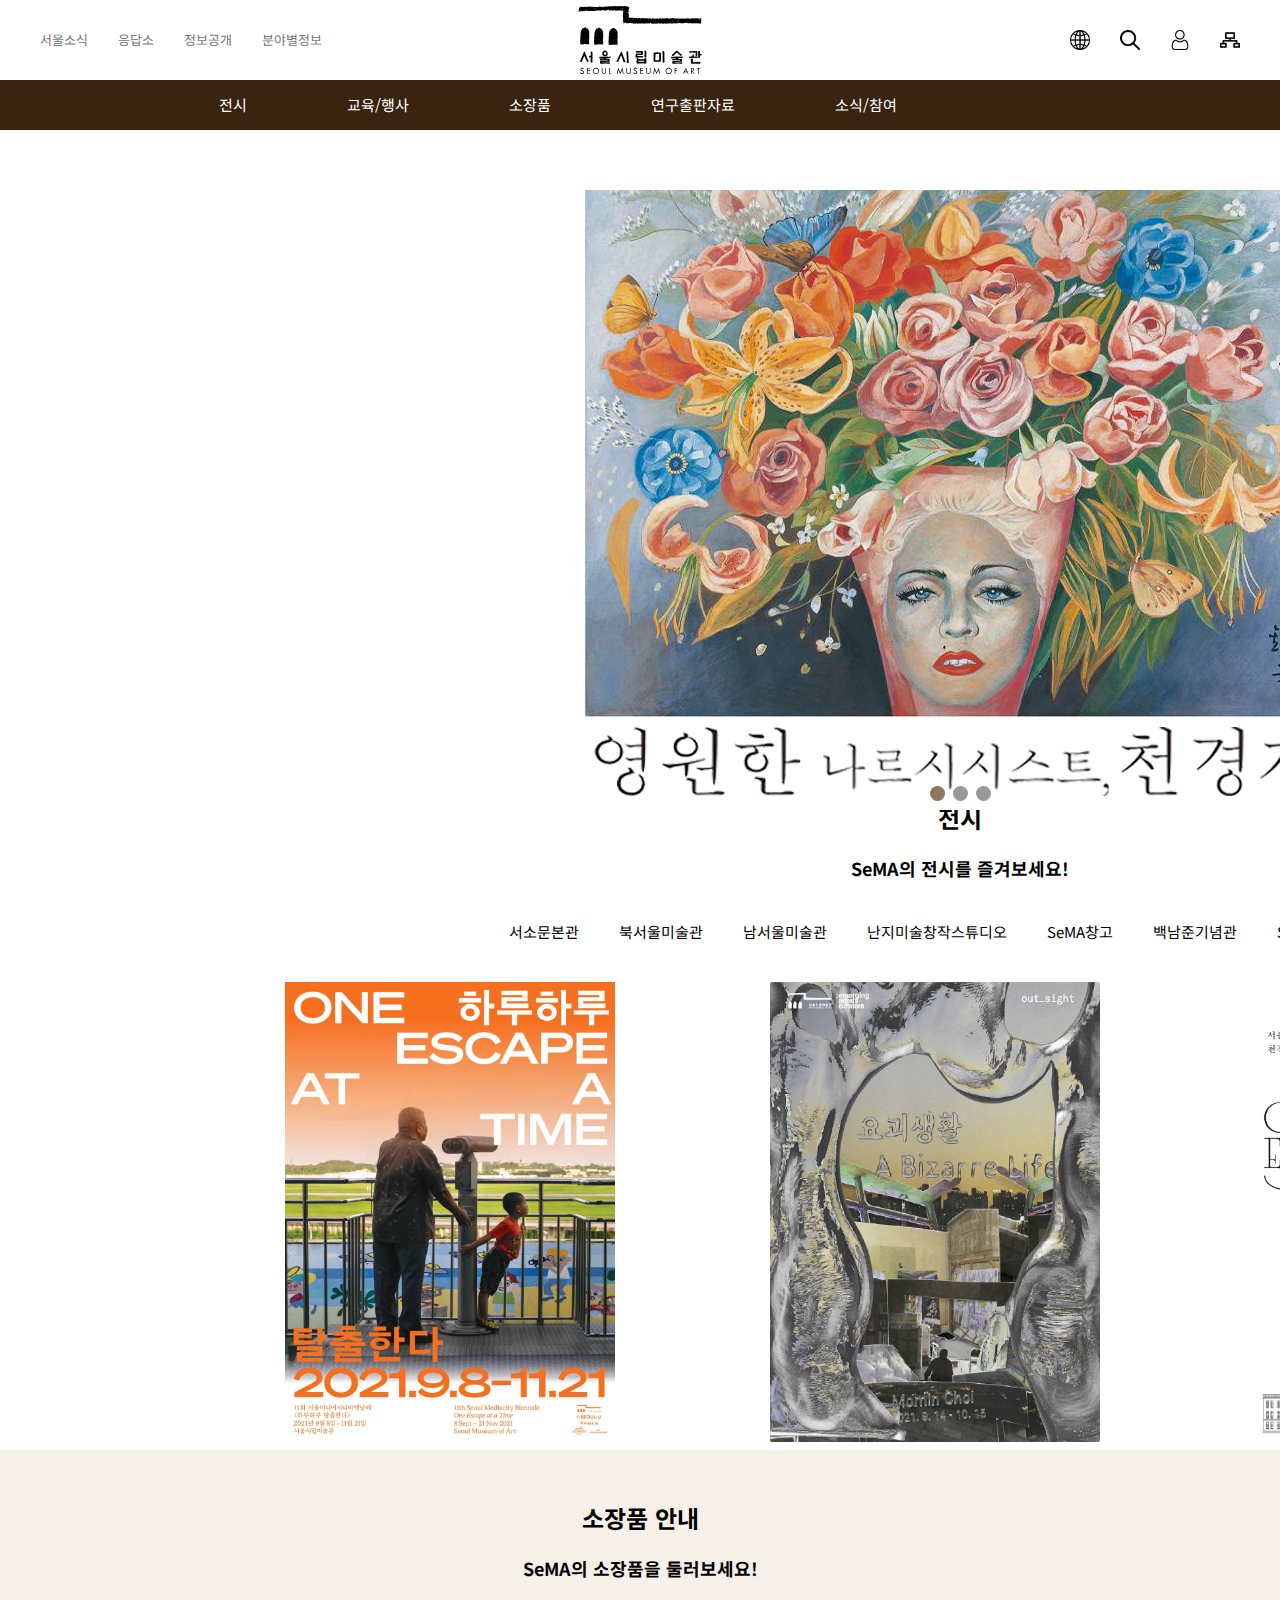
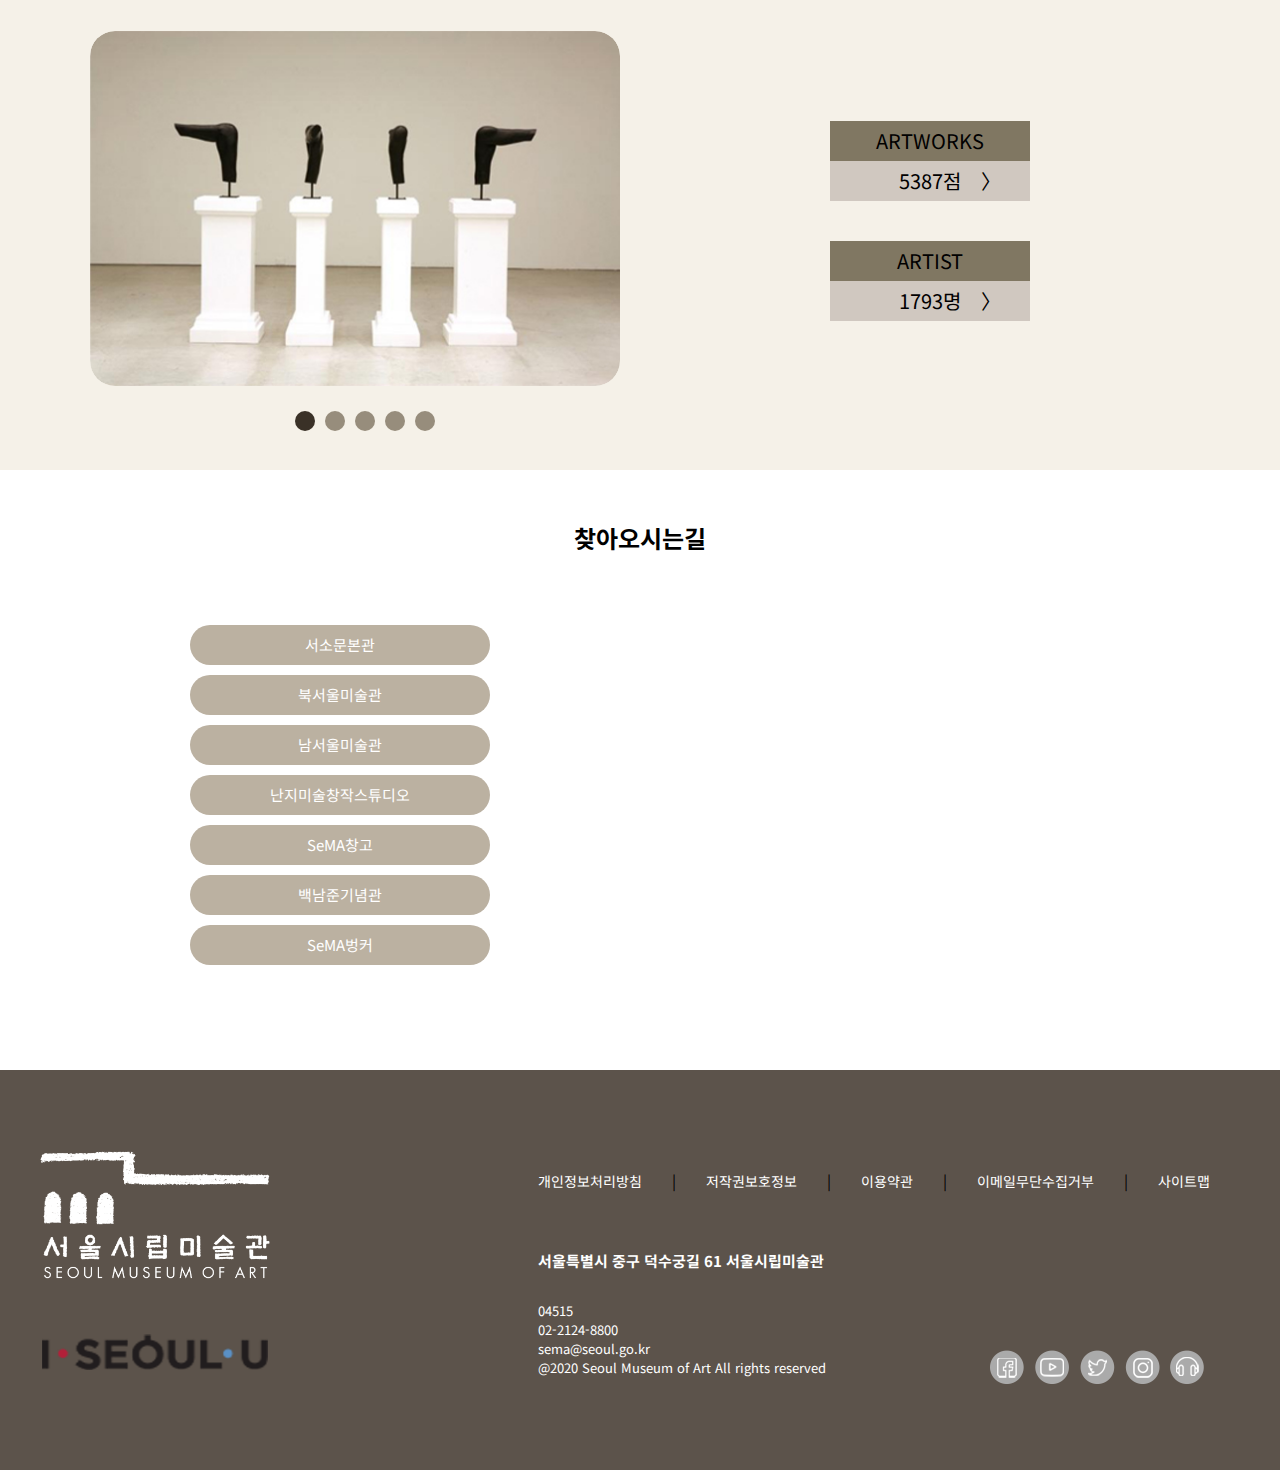
<file: index.html>
<!doctype html>
<html lang="ko">
<head>
<meta charset="utf-8">
    <meta name="naver-site-verification" content="fbfd24a7ed29cca01e406689ef6d0cd010981d60"/>

<title>서울 시립 미술관 하혜정 포트폴리오</title>
    <link href="css/sema.css" type="text/css" rel="stylesheet">
    <link rel="shortcut icon" type="image/x-icon" href="semaa.png">
    <link rel="stylesheet" href="swiper.min.css">
    <script src="swiper.min.js"></script>
    <script src="jquery-3.3.1.min.js" type="text/javascript"></script>
    
    
   
</head>


<body>
    <div id="skip"><a href="#main">본문바로가기</a></div>
   
    <div id="header" class="fix">
        <div id="header_wrap">
            <div class="gnb">  
                <ul>
                    <li><a href="#">서울소식</a></li>
                    <li><a href="#">응답소</a></li>
                    <li><a href="#">정보공개</a></li>
                    <li><a href="#">분야별정보 </a></li>
                </ul>
            </div>

            <h1>
                <a href="index.html"><img src="img/footer_logo_v1.svg" alt="로고"></a>
            </h1>

            <div class="icon">
                <ul>
                    <li><a href="#"><img src="img/global.png" alt="언어"></a></li>
                    <li><a href="#"><img src="img/search.png" alt="검색"></a></li>
                    <li><a href="test (1)/login_form.php"><img src="img/user.png" alt="사용자"></a></li>
                    <li><a href="#"><img src="img/site-map.png" alt="사이트맵"></a></li>
                </ul>
            </div>

            <div class="nav">
                <ul>
                    <li><a href="#">전시</a></li>
                    <li><a href="#">교육/행사</a></li>
                    <li><a href="#">소장품</a></li>
                    <li><a href="#">연구출판자료</a></li>
                    <li><a href="#">소식/참여</a></li>
                    <li><a href="#">SeMA소개</a></li>
                </ul>  
            </div>
        </div> 
    </div>

    <div id="main">
        <div class="swiper-container">
            <ul class="swiper-wrapper">
                <li class="swiper-slide slide1"><!--백그라운드 이미지--></li>
				<li class="swiper-slide slide2"><!--백그라운드 이미지--></li>
				<li class="swiper-slide slide3"><!--백그라운드 이미지--></li>	
            </ul>
            <div class="swiper-pagination">
            </div>
        </div>
    </div>
    
    <div id="exhibition">
        <h3>전시</h3>
        <h4>SeMA의 전시를 즐겨보세요!</h4>
        <ul class="museum">
            <li><a href="#">서소문본관</a></li>
            <li><a href="#">북서울미술관</a></li>
            <li><a href="#">남서울미술관</a></li>
            <li><a href="#">난지미술창작스튜디오</a></li>
            <li><a href="#">SeMA창고</a></li>
            <li><a href="#">백남준기념관</a></li>
            <li><a href="#">SeMA벙커</a></li>
        </ul>
        <ul class="ex">
            <li><a href="#"><img src="img/본 하루하루.png" alt="하루하루"></a></li>
            <li><a href="#"><img src="img/본 요괴생활.png" alt="요괴생활"></a></li>
            <li><a href="#"><img src="img/본 영원한나르시스트.png" alt="나르시시스"></a></li>
        </ul>
    </div>
    
    <div id="art">
        <h3>소장품 안내</h3>
        <h4>SeMA의 소장품을 둘러보세요!</h4>
        <div class="arts">    
            <div class="m">
                <ul class="art">
                    <li><a href="#"><img src="img/소장품.jpg" alt="art"></a></li>
                    <li><a href="#"><img src="img/2.jpg" alt="art"></a></li>
                    <li><a href="#"><img src="img/소장품3.jpg" alt="art"></a></li>
                    <li><a href="#"><img src="img/소장품4.jpg" alt="art"></a></li>
                    <li><a href="#"><img src="img/소장품5.jpg" alt="art"></a></li>
                </ul>
            </div>
            <div class="artright">
                <div class="artr1">ARTWORKS</div>
                <div class="artr2">　　5387점　〉</div>
                <div class="artr1">ARTIST</div>
                <div class="artr2">　　1793명　〉 </div>
            </div>
        </div>
        <div class="dots">
            <span onClick="dot(0)"></span>
            <span onClick="dot(1)"></span>
            <span onClick="dot(2)"></span>
            <span onClick="dot(3)"></span>
            <span onClick="dot(4)"></span>
        </div>
    </div>
    
    
    <div id ="map">
        <h3>찾아오시는길</h3>
        <ul class="buttons">
            <li>
                <a href="#">서소문본관
                <iframe src="https://www.google.com/maps/embed?pb=!1m18!1m12!1m3!1d3162.6095086649634!2d126.97248165114637!3d37.564262879699164!2m3!1f0!2f0!3f0!3m2!1i1024!2i768!4f13.1!3m3!1m2!1s0x357ca3be9d72f9ed%3A0x64c21998a7b2fdaf!2z7ISc7Jq4IOyLnOumvSDrr7jsiKDqtIAgKFNlTUEgLSBTZW91bCBNdXNldW0gb2YgQXJ0KQ!5e0!3m2!1sko!2skr!4v1636095181859!5m2!1sko!2skr"  style="border:0;" allowfullscreen="" loading="lazy"></iframe></a>
            </li>
            <li>
                <a href="#">북서울미술관
                <iframe  src="https://www.google.com/maps/embed?pb=!1m18!1m12!1m3!1d3159.3672717112354!2d127.0644346407212!3d37.64056864385287!2m3!1f0!2f0!3f0!3m2!1i1024!2i768!4f13.1!3m3!1m2!1s0x357cb966a76412db%3A0xfccec91fd8acf814!2z7ISc7Jq47Iuc66a967aB7ISc7Jq466-47Iig6rSA!5e0!3m2!1sko!2skr!4v1639376664490!5m2!1sko!2skr" width="600" height="450" style="border:0;" allowfullscreen="" loading="lazy"></iframe></a>
                    
            </li>
            <li>
                <a href="#">남서울미술관
                <iframe src="https://www.google.com/maps/embed?pb=!1m18!1m12!1m3!1d3166.347064662366!2d126.97740511546678!3d37.476135537057495!2m3!1f0!2f0!3f0!3m2!1i1024!2i768!4f13.1!3m3!1m2!1s0x357ca0491efcc6ff%3A0xc78b1c8365ead46d!2z7ISc7Jq47Iuc66a964Ko7ISc7Jq466-47Iig6rSA!5e0!3m2!1sko!2skr!4v1639986672039!5m2!1sko!2skr" width="600" height="450" style="border:0;" allowfullscreen="" loading="lazy"></iframe></a>
            </li>
            <li >
                <a href="#">난지미술창작스튜디오
                <iframe src="https://www.google.com/maps/embed?pb=!1m18!1m12!1m3!1d3162.4069846553143!2d126.87633471546879!3d37.56903313174241!2m3!1f0!2f0!3f0!3m2!1i1024!2i768!4f13.1!3m3!1m2!1s0x357c995b4ade1063%3A0xfbb75d8a66595165!2z64Kc7KeA66-47Iig7LC97J6R7Iqk7Yqc65SU7Jik!5e0!3m2!1sko!2skr!4v1639986730309!5m2!1sko!2skr" width="600" height="450" style="border:0;" allowfullscreen="" loading="lazy">
            </iframe></a>
            </li>
            <li>
                <a href="#">SeMA창고
                <iframe src="https://www.google.com/maps/embed?pb=!1m18!1m12!1m3!1d3160.6980935560314!2d126.93208081546969!3d37.609263829437324!2m3!1f0!2f0!3f0!3m2!1i1024!2i768!4f13.1!3m3!1m2!1s0x357c981fc3893227%3A0xb75b2295e56e6a33!2zU2VNQSDssL3qs6A!5e0!3m2!1sko!2skr!4v1639986765081!5m2!1sko!2skr" width="600" height="450" style="border:0;" allowfullscreen="" loading="lazy"></iframe></a>
            </li>
            <li>
                <a href="#">백남준기념관
                <iframe   src="https://www.google.com/maps/embed?pb=!1m18!1m12!1m3!1d3162.237922336661!2d127.0115598154689!3d37.57301483151432!2m3!1f0!2f0!3f0!3m2!1i1024!2i768!4f13.1!3m3!1m2!1s0x357ca3374824334b%3A0x25671e914ccbfd22!2z67Cx64Ko7KSA6riw64WQ6rSA!5e0!3m2!1sko!2skr!4v1639986780695!5m2!1sko!2skr" width="600" height="450" style="border:0;" allowfullscreen="" loading="lazy"></iframe></a>
            </li>
            <li>
                <a href="#">SeMA벙커
                <iframe  src="https://www.google.com/maps/embed?pb=!1m18!1m12!1m3!1d3164.257709034704!2d126.92201881546782!3d37.52542193423902!2m3!1f0!2f0!3f0!3m2!1i1024!2i768!4f13.1!3m3!1m2!1s0x357c9f3c85fd7011%3A0xd31654969e18fa2a!2z7ISc7Jq47Iuc66a966-47Iig6rSAIOuymey7pA!5e0!3m2!1sko!2skr!4v1639986801670!5m2!1sko!2skr" width="600" height="450" style="border:0;" allowfullscreen="" loading="lazy"></iframe></a>
            </li>
        </ul>
        
        <div class="maps">
            <iframe class="map" src="https://www.google.com/maps/embed?pb=!1m18!1m12!1m3!1d3162.6095086649634!2d126.97248165114637!3d37.564262879699164!2m3!1f0!2f0!3f0!3m2!1i1024!2i768!4f13.1!3m3!1m2!1s0x357ca3be9d72f9ed%3A0x64c21998a7b2fdaf!2z7ISc7Jq4IOyLnOumvSDrr7jsiKDqtIAgKFNlTUEgLSBTZW91bCBNdXNldW0gb2YgQXJ0KQ!5e0!3m2!1sko!2skr!4v1636095181859!5m2!1sko!2skr" width:500px;height: 350px; style="border:0;" allowfullscreen="" loading="lazy"></iframe>
            
           
        </div>
    
    </div>
   
    

    <div id="footer">
        <div class=" inner">
            <div class="left">
                <p class="a1"><a href="#"><img src="img/sema로고.png" alt="로고"></a></p>
                <p class="a2"><a href="#"><img src="img/로고2.png" alt="아이서울유"></a></p>
            </div>
            <div class="right">
                <ul class="clear">
                    <li><a href="#">개인정보처리방침</a></li>
                    <li><a href="#">저작권보호정보</a></li>
                    <li><a href="#">이용약관</a></li>
                    <li><a href="#">이메일무단수집거부</a></li>
                    <li><a href="#">사이트맵</a></li>
                </ul>
                <div class="sema">
                    <address><b>서울특별시 중구 덕수궁길 61 서울시립미술관</b></address>
                    <p>04515</p>
                    <p>02-2124-8800</p>
                    <p>sema@seoul.go.kr</p>
                    <p>@2020 Seoul Museum of Art All rights reserved</p>
                </div>

                <ul class="ficons">
                    <li><a href="#"><img src="img/icon_facebook.png" alt="페이스북"></a></li>
                    <li><a href="#"><img src="img/icon_youtube.png" alt="유튜브"></a></li>
                    <li><a href="#"><img src="img/icon_twitter.png" alt="트위터"></a></li>
                    <li><a href="#"><img src="img/icon_instagram.png" alt="인스타그램"></a></li>
                    <li><a href="#"><img src="img/icon_audio.png" alt="오디오"></a></li>
                </ul>
            </div>
        </div>

    </div>
       
</body>	
    
    <script> //만약 헤드에 들어가면 식이 하나 더 들어감. 자바스크립트 식. 자바스크립트는 내부로도 많이 함. 
		var swiper = new Swiper('.swiper-container', {
            autoplay: {
                delay: 5000,	// 자동으로 화면 전환 2초
                disableOnInteraction: false	// 손님이 넘길 때는 오토플레이 정지
            },
            slidesPerView: 1,	// 화면에 보여주는 이미지 개수
            loop: true,	// 무한 루프 적용
            pagination: {	// 하단에 점 표시 적용
                el: '.swiper-pagination',
                clickable: true,
            },
			effect: 'slide', // slide, fade, cube, coverflow, flip
			speed: 1000
        });
        
        $(".buttons li").click(function(){
            $(".maps>iframe").attr("src",$(this).find("iframe").attr("src"));
            return false;
        });
        
        
        const copy = $(".art li");
		$(copy).clone().appendTo(".art");
		$(copy).clone().appendTo(".art");
        
        var index = 0;
        var click = true;
        
        function dot(e){
            if(click == true){
                index = e;
                $(".art").css({"left":-2650 + (index * -530) + "px","transition": "0.2s"});
                $(".dots span").css("background","#978D7C");
                $(".dots span").eq(index).css("background","#3A3127");
                
                click = false;
                setTimeout(function(){
                    click = true;
                }, 200);
            }
        }
       
	</script>
</html>
</file>
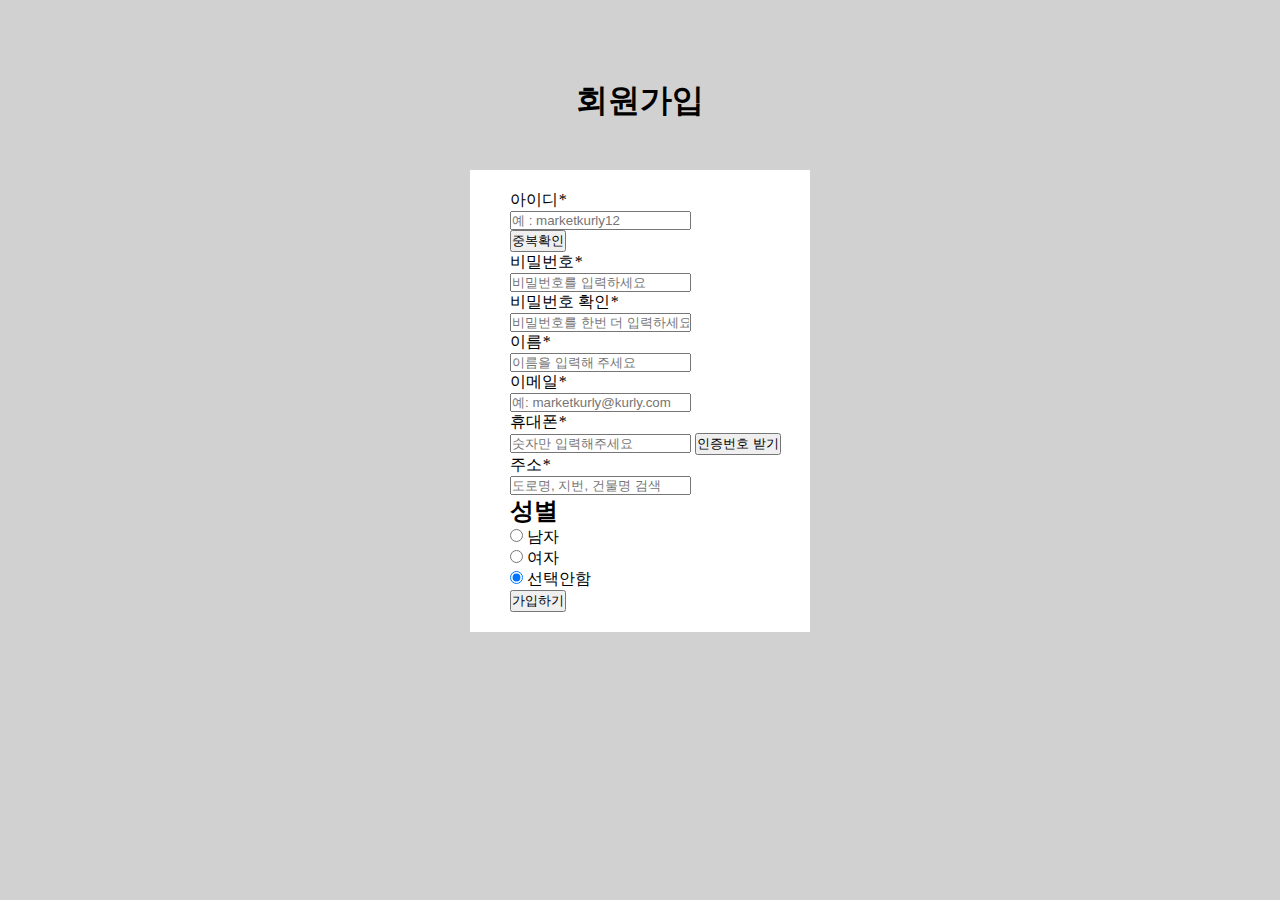
<file: join.html>
<!DOCTYPE html>
<html lang="ko">
<head>
<meta charset="UTF-8">
<meta name="viewport" content="width=device-width, initial-scale=1.0">
<title>회원 관리 폼</title>
    <script src="https://code.jquery.com/jquery-3.6.0.js"></script>
<style>
    *{list-style: none; margin: 0 auto; padding: 0;}
    .wrong{display: none; padding: 5px 0; color: red;}
    .wrong.active{display: block;}
    body{background:rgba(209,209,209,1.00)}
    form{width:300px; height: 48    0px; margin-top:20px;background: #fff;padding: 20px 0 20px 40px}
    h1{width:300px; height: 100px; line-height: 100px; text-align: center;margin-top:50px;}
    
</style>

</head>
<body>
<h1>회원가입</h1>
<form class='gaip_form' method="post" action="insert.php">
<ul>
    <li>                                            
        <div>
            <label for='gaipId'>아이디<i>*</i></label>
            <div class='fixedclear gaipIdWrap'> <!-- 이영역이 부모영역 relative -->
                <div class='gaipId_wrap'>
                    <!-- 이너비를 100% 하고 우측에 페딩 120px  -->
                    <!-- box-sizing:border-box;  -->
                    <input type='text' name='gaipId' id='gaipId' value='' placeholder='예 : marketkurly12'>
                </div>
                    <!-- 포지션 앱솔루트 우측에 정렬    -->
                <div class='gaipId_CheckBtn_wrap'>
                    <input type="button" value="중복확인" onClick="idCheck()">
                </div>
                <span class="wrong">필수 정보입니다.</span>
            </div>
        </div>
    </li><!-- 아이디 -->
    
    <li>                                            
        <div>
            <label for='gaipPw'>비밀번호<i>*</i></label>
            <div>
                <input type='password' name='gaipPw' id='gaipPw' value='' placeholder='비밀번호를 입력하세요'>
            </div>
            <span class="wrong">필수 정보입니다.</span>
        </div>
    </li><!-- 비밀번호 -->
    
    <li>                                            
        <div>
            <label for='gaipPw2'>비밀번호 확인<i>*</i></label>
            <div>
                <input type='password' name='gaipPw2' id='gaipPw2' value='' placeholder='비밀번호를 한번 더 입력하세요'>
            </div>
            <span class="wrong">필수 정보입니다.</span>
        </div>
    </li><!-- 비밀번호 확인 -->
    
    <li>                                            
        <div>
            <label for='gaipName'>이름<i>*</i></label>
            <div>
                <input type='text' name='gaipName' id='gaipName' value='' placeholder='이름을 입력해 주세요'>
            </div>
            <span class="wrong">필수 정보입니다.</span>
        </div>
    </li><!-- 이름 -->
    
    <li>                                            
        <div>
        <label for='gaipEmail'>이메일<i>*</i></label>
            <div>
                <input type='email' name='gaipEmail' id='gaipEmail' value='' placeholder='예: marketkurly@kurly.com'>
            </div>
            <span class="wrong">필수 정보입니다.</span>
        </div>
    </li><!-- 이메일 -->
    
    <li>                                            
        <div>
            <label for='gaipHp'>휴대폰<i>*</i></label>
            <div class='gaipHpWrap'>
                <input type='text' name='gaipHp' id='gaipHp' value='' placeholder='숫자만 입력해주세요'>
                <button class='gaipId_CheckBtn'>인증번호 받기</button>
            </div>
            <span class="wrong">필수 정보입니다.</span>
        </div>
    </li><!-- 휴대폰 -->
    
    <li>                                            
        <div>
            <label for='gaipAddr'>주소<i>*</i></label>
            <div>
                <input type='text' name='gaipAddr' id='gaipAddr' value='' placeholder='도로명, 지번, 건물명 검색'>
            </div>
            <span class="wrong">필수 정보입니다.</span>
        </div>
    </li><!-- 주소 -->
    
    
    <li>
        <div>
            <h2>성별</h2>     <!--  라디오버튼은 동일한 name : 여러개중 단 한개만 선택 가능 -->
            <div class='gender'>
                <p>                                                           
                    <input type='radio' name='gender_chk' id='male' class='gender_chk' value='남성'>
                    <label for='male'>남자</label>
                </p> 
                <p>
                    <input type='radio' name='gender_chk' id='feMale' class='gender_chk' value='여성'>
                    <label for='feMale'>여자</label>
                </p> 
                <p>
                    <input type='radio' name='gender_chk' id='unSelect' class='gender_chk' value='선택안함' checked>
                    <label for='unSelect'>선택안함</label>
                </p> 
            </div>
        </div>
    </li> <!-- 성별 -->
    
    
  

<div class='gaipBtn_wrap'>
    <button class='gaipBtn'>가입하기</button>
</div>

</form>

</body>
    <script>   

    const idReg = /^[A-Za-z0-9_-]{5,10}$/;
	const pwReg = /^[A-Za-z0-9!#$%^&*_-]{5,10}$/;
	const nameReg = /^[A-Za-z가-힣]{2,10}$/;
	const emailReg = /^[A-Za-z0-9!#$%^&*_-]+@[A-Za-z0-9_-]+(\.[A-Za-z0-9_-]+){1,2}$/;

        // 빈값확인
        
        $('.gaipBtn').click(function(){
			
            if($('#gaipId').val().length == 0){
                $('span').eq(0).addClass('active').text("필수 정보입니다.");
                $('#gaipId').focus();
				return false;
            }
			
			else if(!idReg.test($('#gaipId').val())){
				$('span').eq(0).addClass('active').text("영어, 숫자, 5~10글자만 허용");
				$('#gaipId').focus();
				return false;
			}
            

            else if($('#gaipPw').val().length == 0){
                $('span').eq(1).addClass('active');
                $('#gaipPw').focus();
				return false;
            }
            
            
            else if($('#gaipPw2').val().length == 0){
                $('span').eq(2).addClass('active');
                $('#gaipPw2').focus(); 
				return false;
            } 
			
			else if($('#gaipPw').val() != $('#gaipPw2').val()){
                $('li:eq(2) .wrong').addClass('active').text('비밀번호가 일치하지 않습니다.');
				$('#gaipPw2').focus(); 
                return false; // 버튼 submit 기능 막기 
                              // 값을 보내는 것을 못 하게 하겠다. 먼저 막아야 함.
            }

            else if($('#gaipName').val().length == 0){
                $('span').eq(3).addClass('active');
                $('#gaipName').focus();
				return false;
            }
            
            else if($('#gaipEmail').val().length == 0){
                $('span').eq(4).addClass('active');
                $('#gaipEmail').focus();
				return false;
            }
            
            else if($('#gaipHp').val().length == 0){
                $('span').eq(5).addClass('active');
                $('#gaipHp').focus();
				return false;
            }
            
            else if($('#gaipAddr').val().length == 0){
                $('span').eq(6).addClass('active');
                $('#gaipAddr').focus();
				return false;
            } else {
				$('.gaip_form').submit();
			}
        });
    
      // blur시 확인  
        $('#gaipId').blur(function(){
            if($('#gaipId').val().length != 0){
                $('span').eq(0).removeClass('active');
            }
        });
        
        
        $('#gaipPw').blur(function(){
            if($('#gaipPw').val().length != 0){
                $('span').eq(1).removeClass('active');
            }
        });
            
        $('#gaipPw2').blur(function(){
            if($('#gaipPw2').val().length != 0){
                $('span').eq(2).removeClass('active');
            }
        });
        
        
        $('#gaipName').blur(function(){
            
            if($('#gaipName').val().length != 0){
                $('span').eq(3).removeClass('active');
            }
            
        });
            
        $('#gaipEmail').blur(function(){
            
            if($('#gaipEmail').val().length != 0){
                $('span').eq(4).removeClass('active');
            }
         
        });
        
        $('#gaipHp').blur(function(){
            
            if($('#gaipHp').val().length != 0){
                $('span').eq(5).removeClass('active');
            }
        
        });
        
        $('#gaipAddr').blur(function(){
            
            if($('#gaipAddr').val().length != 0){
                $('span').eq(6).removeClass('active');
            }
            
        });

		
		function idCheck() {
			$.ajax({
				url: "ajax.php",
				type: "GET",
				data: {
					a: $('#gaipId').val(),
				}
				
			}).done(function(result){
				$('span').eq(0).addClass('active').text(result);
			});
		}
		
    </script>
</html>
</file>
<file: css/sema.css>
@charset "utf-8";
/* CSS Document */


 @import url('https://fonts.googleapis.com/css2?family=Nanum+Myeongjo&family=Noto+Sans+KR&display=swap');
        
*{margin:0 auto; padding: 0; list-style: none; text-decoration: none; font-family: 'Noto Sans KR', sans-serif;font-size:15px; }
 
#skip{width: 100% ; height:50px; position:absolute;left:0; top:-50px;background: #999; text-align: center; line-height: 50px;}
#skip a{display:block;position:absolute; left:0; top:-50px; }
#skip a:focus{top:1150px}

#header{width: 100%; height:130px; background: url("../img/header_bg.jpg"); }
#header_wrap{width:1200px; height: 130px}
      
#header .gnb{float: left;width: 35%}
#header .gnb ul{} 
#header .gnb ul li{float: left;margin-top:30px; margin-right: 30px; }
#header .gnb ul li a{float: left;color: #777777;font-size: 13px; }
#header .gnb ul li a:hover{color:#946D41;}
        
        
#header h1{float:left; width:30%;height:70px;text-align: center ;}
#header h1 a{}
#header h1 a img{height: 70px; padding-top: 5px; vertical-align: middle;}
        
        
#header .icon {float: right; }
#header .icon ul{float: left;}
#header .icon ul li{float: left;margin-top:30px;margin-left:30px;}
#header .icon ul li a{}
#header .icon ul li a img{ width:20px; height: 20px;  transition:all 0.3s;}
#header .icon ul li a img:hover{ transform:scale(1.3)}

                                

#header .nav{clear:both;}
#header .nav ul{width: 942px;}
#header .nav ul li{float:left; margin-top: 10px;} 
#header .nav ul li a{ color:white; height: 50px; padding: 0 50px;
line-height: 50px;}
#header .nav ul li a:hover{color:rgba(199,178,157,1.00) ; }


#main{width:1920px; height: 620px; position: relative;}
#main .swiper-container{width: 100%; height: 620px;}
#main .swiper-wrapper{}
#main .swiper-wrapper .swiper-slide{}
#main .slide1{background: url("../main poster/천경자.jpg") center center no-repeat; background-size: cover;}
#main .slide2{background: url("../main poster/요괴.jpg")center center no-repeat; background-size: cover;}
#main .slide3{background: url("../main poster/plant.jpg") center center no-repeat; background-size: cover;}
#main .swiper-pagination{bottom:5px;}
#main .swiper-pagination-bullet{width:15px; height:15px;background:#999; opacity: 1;}
#main .swiper-pagination-bullet-active{width: 15px; height:15px;  background:
rgba(139,119,89,1.00)}

#exhibition{width:1920px;height:700px;}
#exhibition h3{padding-top:50px;font-size:24px;text-align: center}
#exhibition h4{margin-top:20px; font-size:18px;text-align: center}
#exhibition .museum{margin-top:40px;width:942px;}
#exhibition .museum li{float:left;margin:0 20px;}
#exhibition .museum li a{color:black;}
#exhibition .museum li a:hover{color:rgba(120,113,100,1.00)}

#exhibition .ex{clear:both; margin-top:10px;margin-left:130px; 
}
#exhibition .ex li{float: left; 
    margin-left: 155px;margin-top:40px;}
#exhibition .ex li a{}
#exhibition .ex li a img{width:330px;height:460px;    }

#art{float:left;width:100%;height:620px; background:#f5f1e8}
#art h3{text-align: center;font-size:24px;padding-top:50px;}
#art h4{text-align: center;margin-top:20px;font-size:18px;}
#art .arts{width:1200px;}


#art .m{float:left;width:530px; height:355px;margin-top:50px;position: relative;margin-left: 50px;overflow: hidden;border-radius: 25px;}
#art .m ul{width:8000px;position:absolute; left:-2650px}
#art .m ul li{float:left;}
#art .m ul li a{}
#art .m ul li a img{border-radius: 25px; width:530px; height:355px;}

#art .artright{float:right;width:30%;height:600px;margin-top:100px;margin-right:    50px;cursor: pointer}
#art .artright .artr1{margin:40px 20px 0 0;background: rgba(128,119,98,1.00);width:200px;height:40px;line-height: 40px; text-align: center;font-size:20px;}
#art .artright .artr2{margin:0px 20px 0 0;width:200px;height:40px; line-height: 40px;background:#D0C8C0; text-align: center;font-size:20px;}
#art .artright 
.artr2:hover{background:#fff;transition: 0.5s;}

.dots{width:300px; height: 20px; position: relative; top:430px; left:-330px;}
.dots span{display:block; float: left; width:20px; height: 20px; margin:0 5px; border-radius: 50%; background:#978D7C; cursor: pointer;}
.dots span:first-of-type{background: #3A3127}




#map{clear:both;;width: 1200px; height: 600px; background: #fff; position:relative;}
#map h3{text-align: center;font-size:24px;padding-top:50px;}

.buttons{width:300px;}
.buttons li{width:300px;  position: absolute; height: 40px;line-height: 40px;     top:155px; left:150px; border: none; background:#BBB1A1; color:#fff;cursor: pointer; border-radius: 20px;text-align: center;}
.buttons li:nth-of-type(2){top:205px; }
.buttons li:nth-of-type(3){top:255px;}
.buttons li:nth-of-type(4){top:305px;}
.buttons li:nth-of-type(5){top:355px}
.buttons li:nth-of-type(6){top:405px}
.buttons li:nth-of-type(7){top:455px}
.buttons li a{color: #fff    }
.buttons li iframe{display:none;}
#map .maps {width:500px;height: 350px;position:absolute; right:150px; top:150px;}
#map .maps .map{width:500px;height: 350px;}

#footer{clear:both;width:100%; height:400px;background:#5c534b;font-size: 13px;}
#footer .inner{width:1200px;}
#footer .inner .left{float: left; }
#footer .inner .left .a1 a img{width:230px;height:130px;margin-top: 80px;}
#footer .inner .left .a2 a img{width:230px;height: 40px;margin-top: 50px;}

#footer .inner .right{float: right;position:relative;}
#footer .inner .right .clear{height:50px; margin-top:100px;}
#footer .inner .right .clear li{float: left;margin-right: 30px;}
#footer .inner .right .clear li::before{content: "|";margin-right: 30px;}
#footer .inner .right .clear li:first-of-type::before{content:"";margin-right: 0 }
#footer .inner .right .clear li a {font-size: 14px;color:#fff;}

#footer .inner .right .sema{width:50% ;float:left;}
#footer .inner .right .sema address{font-size: 13px; font-style: normal;margin:30px 0 30px 0px; color:#fff;    }
#footer .inner .right .sema p{;font-size: 13px; color:#fff;}

#footer .inner .right .ficons{ float:right; margin:130px 30px 0 0;}
#footer .inner .right .ficons li{float: left;margin : 0 5px;}
#footer .inner .right .ficons li a 
#footer .inner .right .ficons li a img{width:30px;}
</file>
